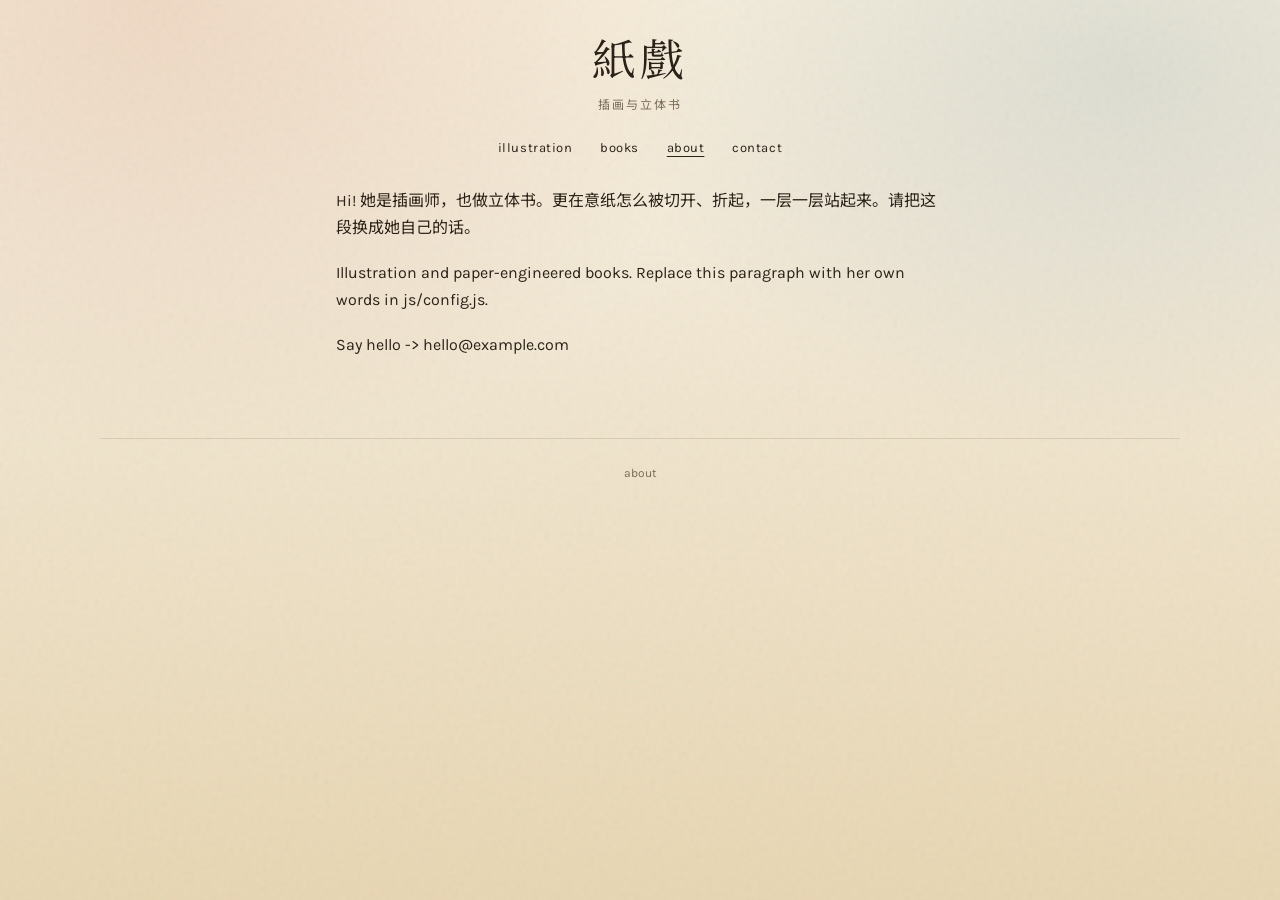
<file: about.html>
<!DOCTYPE html>
<html lang="zh-CN">
  <head>
    <meta charset="utf-8">
    <meta name="viewport" content="width=device-width, initial-scale=1">
    <title>about</title>
    <link rel="icon" href="assets/favicon.svg" type="image/svg+xml">
    <link rel="preconnect" href="https://fonts.googleapis.com">
    <link rel="preconnect" href="https://fonts.gstatic.com" crossorigin>
    <link href="https://fonts.googleapis.com/css2?family=Karla:wght@400;500&family=Libre+Baskerville:ital,wght@0,400;1,400&family=Noto+Sans+SC:wght@400;500&family=Noto+Serif+SC:wght@400;600&display=swap" rel="stylesheet">
    <link rel="stylesheet" href="css/site.css">
  </head>
  <body data-page="about">
    <div class="wrap">
      <header class="site-header">
        <a class="brand" href="index.html">
          <span class="brand-name" data-brand-name></span>
          <span class="brand-tag" data-brand-tag></span>
        </a>
        <nav class="nav" aria-label="主导航">
          <a href="works.html">illustration</a>
          <a href="books.html">books</a>
          <a href="about.html">about</a>
          <a href="contact.html">contact</a>
        </nav>
      </header>

      <div class="prose">
        <p id="about-zh"></p>
        <p id="about-en"></p>
        <p>Say hello -> <a data-email></a></p>
      </div>

      <footer class="site-footer">
        <span>about</span>
      </footer>
    </div>
    <script src="js/config.js"></script>
    <script src="js/site.js"></script>
    <script>
      (function () {
        var site = window.SITE || {};
        var zh = document.getElementById("about-zh");
        var en = document.getElementById("about-en");
        if (zh) zh.textContent = site.about || "";
        if (en) en.textContent = site.aboutEn || "";
      })();
    </script>
  </body>
</html>
</file>
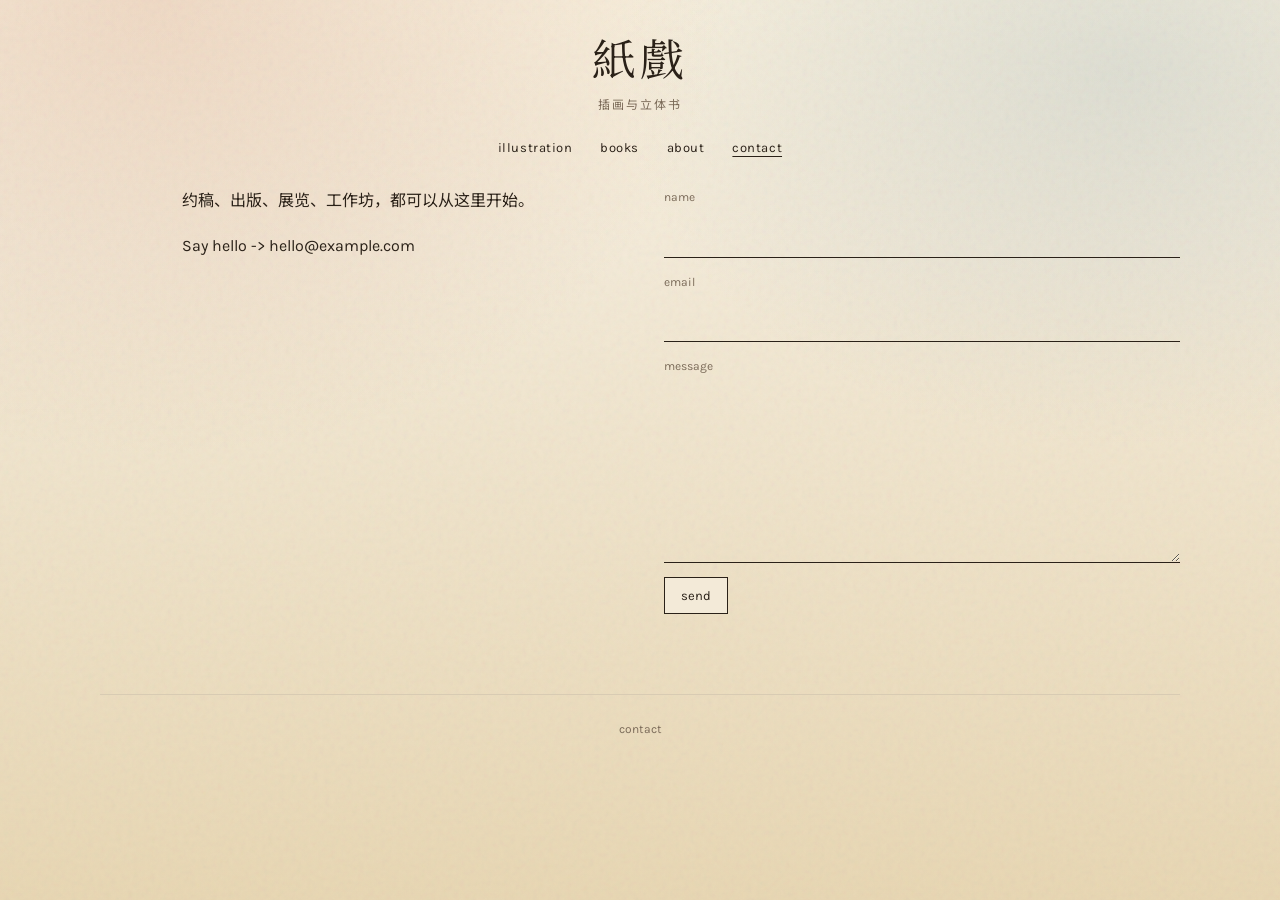
<file: contact.html>
<!DOCTYPE html>
<html lang="zh-CN">
  <head>
    <meta charset="utf-8">
    <meta name="viewport" content="width=device-width, initial-scale=1">
    <title>contact</title>
    <link rel="icon" href="assets/favicon.svg" type="image/svg+xml">
    <link rel="preconnect" href="https://fonts.googleapis.com">
    <link rel="preconnect" href="https://fonts.gstatic.com" crossorigin>
    <link href="https://fonts.googleapis.com/css2?family=Karla:wght@400;500&family=Libre+Baskerville:ital,wght@0,400;1,400&family=Noto+Sans+SC:wght@400;500&family=Noto+Serif+SC:wght@400;600&display=swap" rel="stylesheet">
    <link rel="stylesheet" href="css/site.css">
  </head>
  <body data-page="contact">
    <div class="wrap">
      <header class="site-header">
        <a class="brand" href="index.html">
          <span class="brand-name" data-brand-name></span>
          <span class="brand-tag" data-brand-tag></span>
        </a>
        <nav class="nav" aria-label="主导航">
          <a href="works.html">illustration</a>
          <a href="books.html">books</a>
          <a href="about.html">about</a>
          <a href="contact.html">contact</a>
        </nav>
      </header>

      <div class="contact-block">
        <div class="prose">
          <p>约稿、出版、展览、工作坊，都可以从这里开始。</p>
          <p>Say hello -> <a data-email></a></p>
        </div>
        <form data-contact-form>
          <label class="field">
            <span>name</span>
            <input name="name" required autocomplete="name">
          </label>
          <label class="field">
            <span>email</span>
            <input name="reply" type="email" required autocomplete="email">
          </label>
          <label class="field">
            <span>message</span>
            <textarea name="message" rows="6" required></textarea>
          </label>
          <button type="submit">send</button>
        </form>
      </div>

      <footer class="site-footer">
        <span>contact</span>
      </footer>
    </div>
    <script src="js/config.js"></script>
    <script src="js/site.js"></script>
  </body>
</html>
</file>
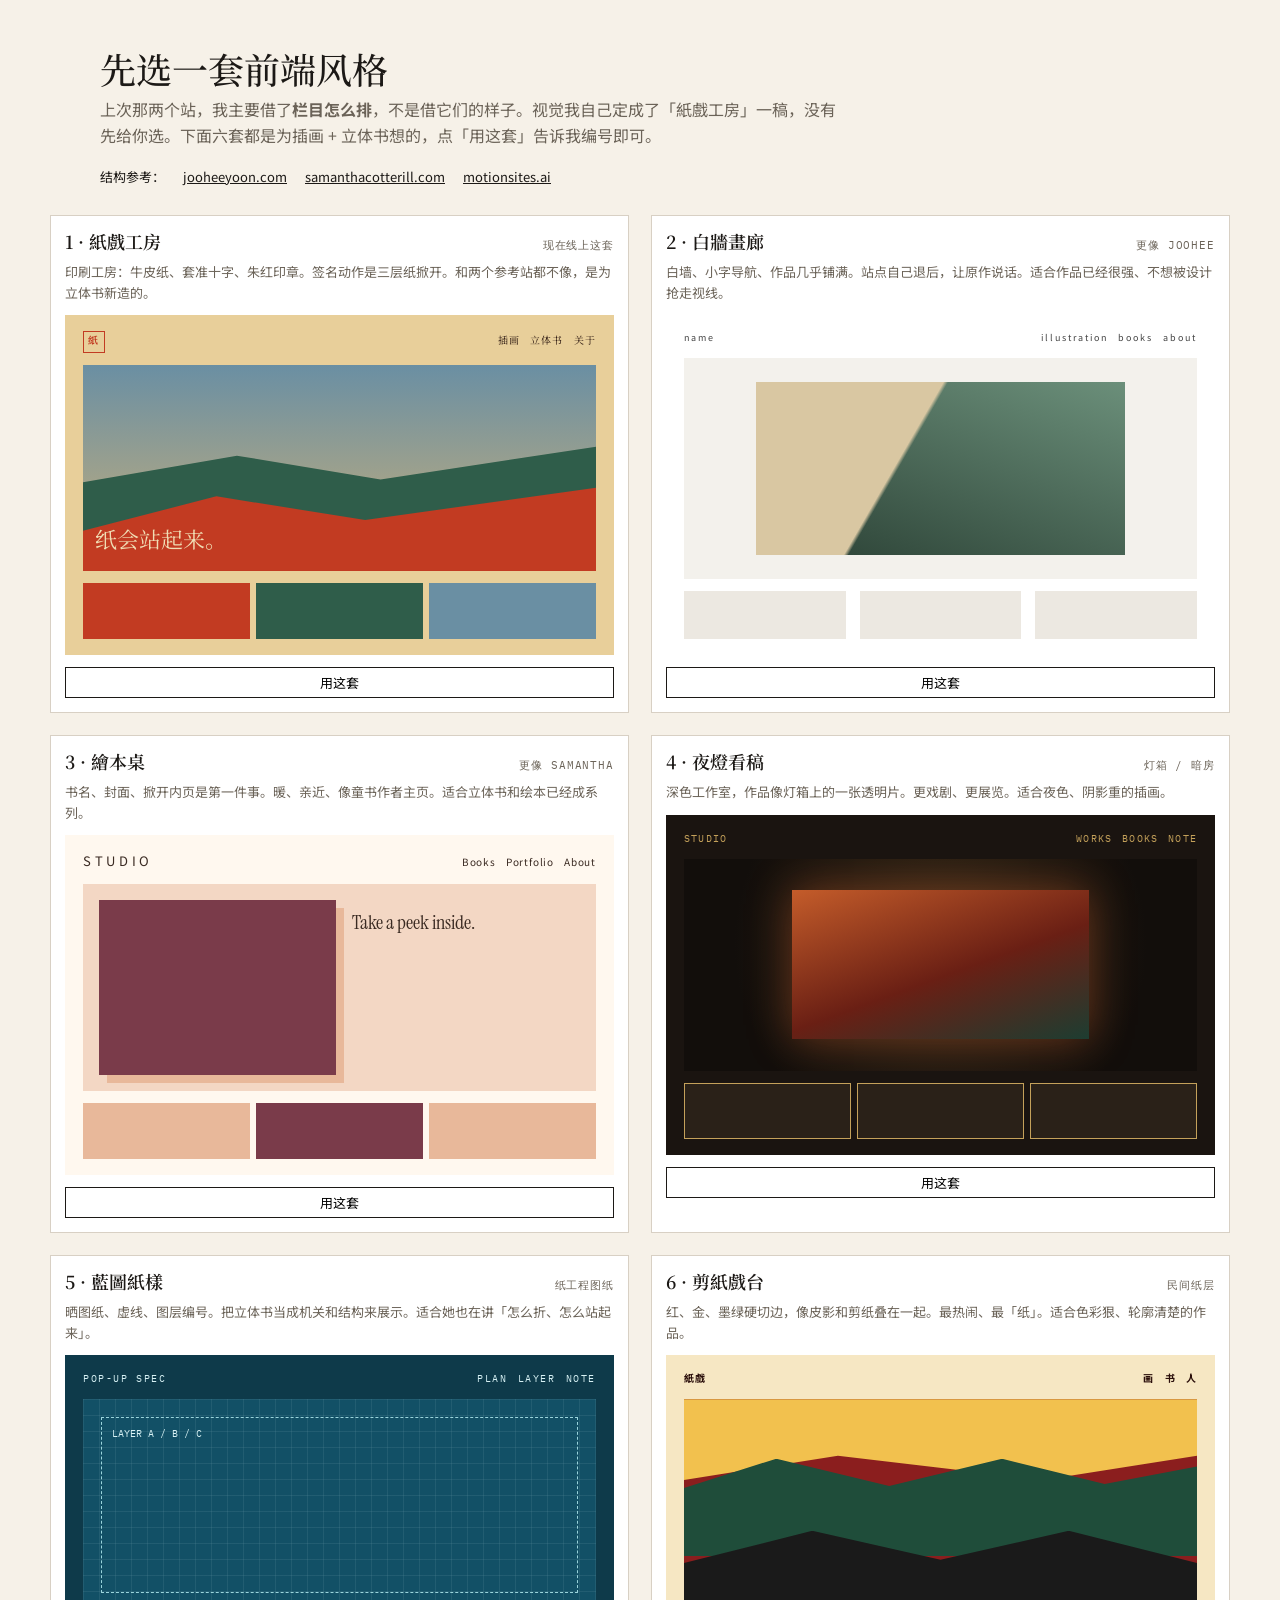
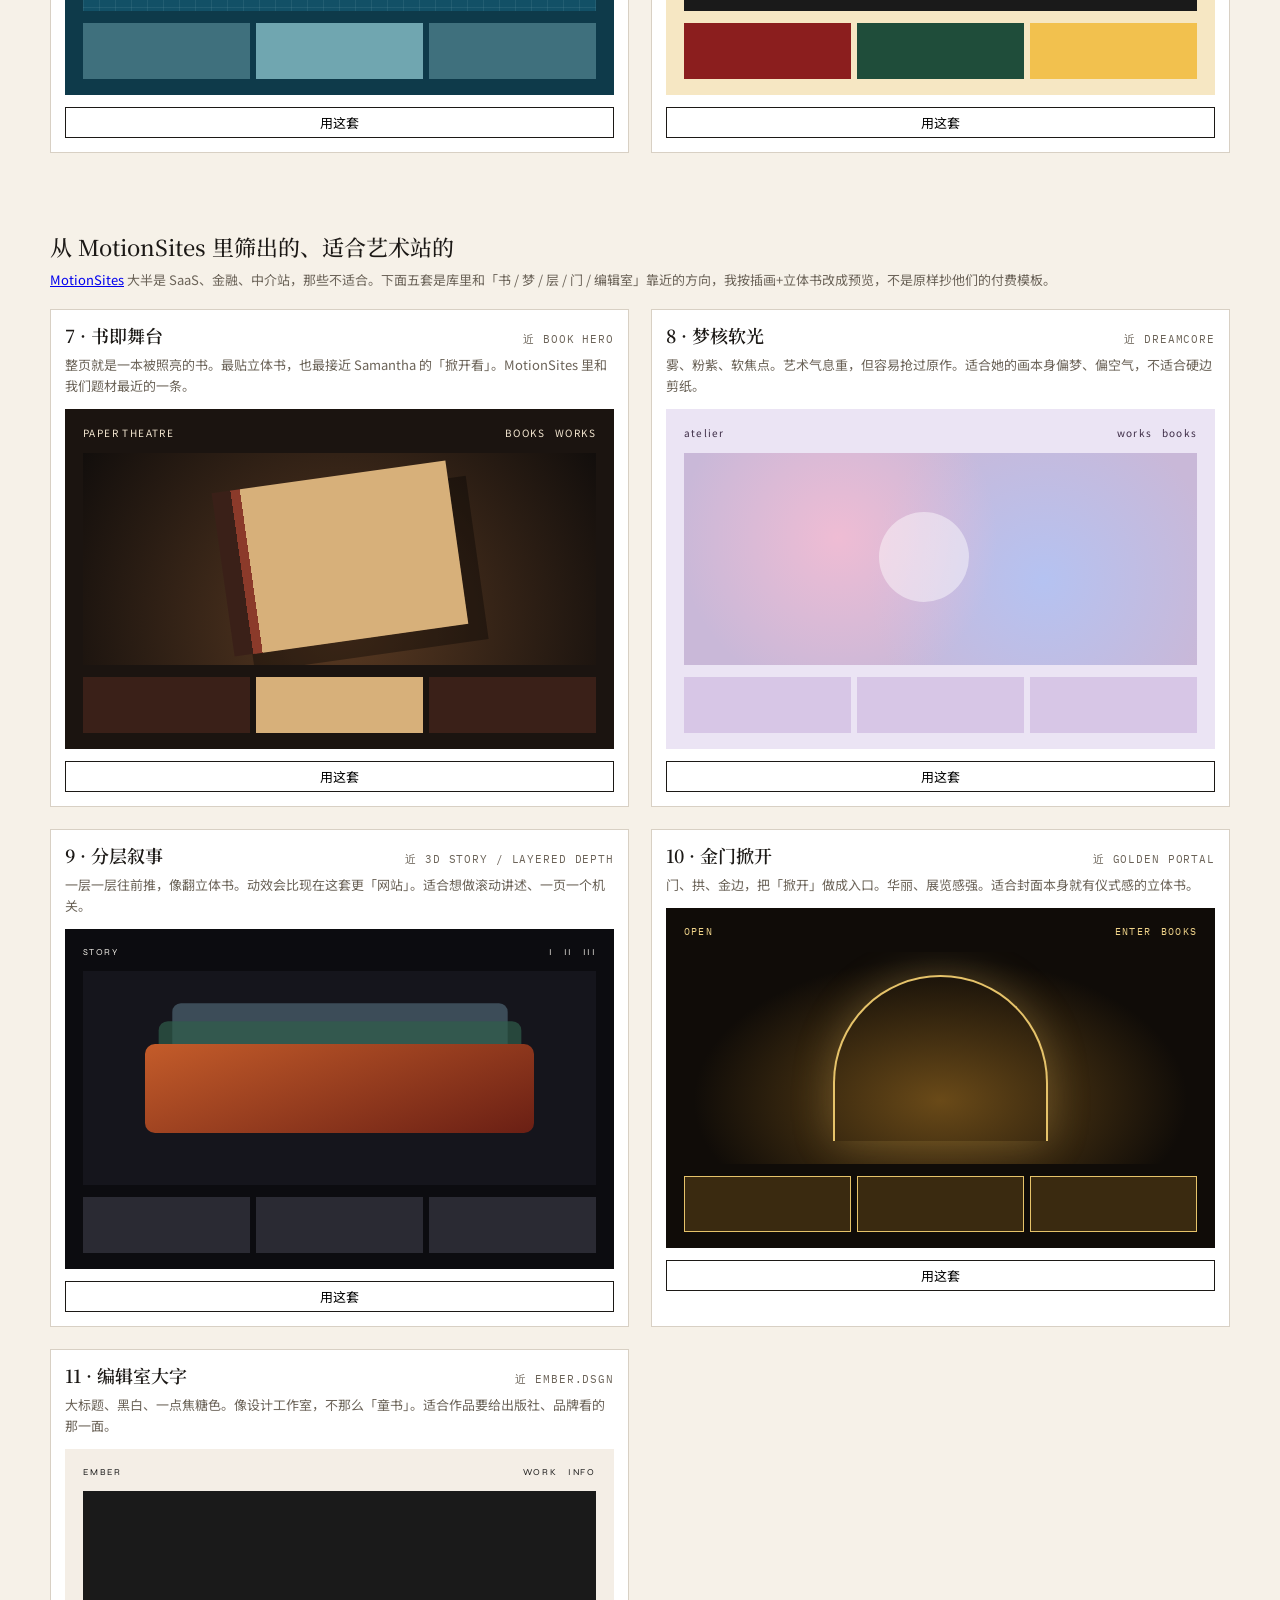
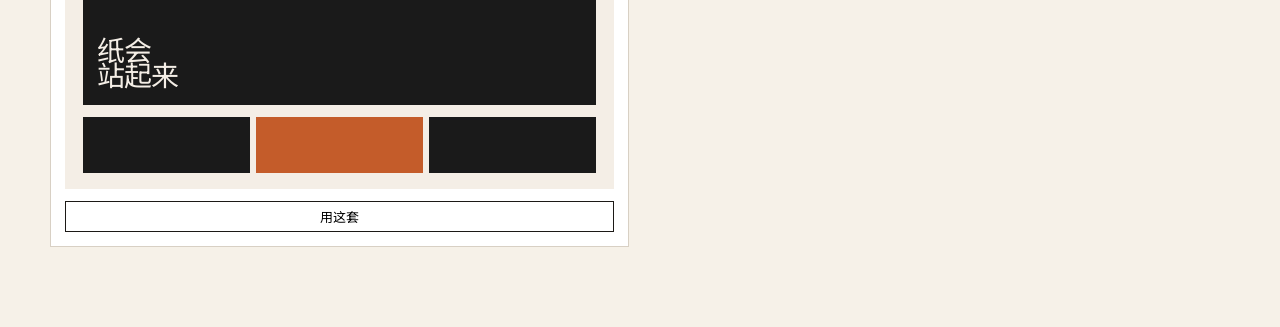
<file: styles.html>
<!DOCTYPE html>
<html lang="zh-CN">
  <head>
    <meta charset="utf-8">
    <meta name="viewport" content="width=device-width, initial-scale=1">
    <title>风格选择 · 插画与立体书</title>
    <link rel="preconnect" href="https://fonts.googleapis.com">
    <link rel="preconnect" href="https://fonts.gstatic.com" crossorigin>
    <link href="https://fonts.googleapis.com/css2?family=Bodoni+Moda:opsz,wght@6..96,500;6..96,700&family=IBM+Plex+Mono:wght@400;500&family=Instrument+Serif:ital@0;1&family=Newsreader:opsz,wght@6..72,400;6..72,500&family=Noto+Sans+SC:wght@400;500;700&family=Noto+Serif+SC:wght@400;600;700&family=Syne:wght@600;700&display=swap" rel="stylesheet">
    <style>
      :root {
        --ink: #1c1916;
        --muted: #6b6358;
        --line: #d8d0c4;
        --bg: #f6f1e8;
      }
      * { box-sizing: border-box; }
      body {
        margin: 0;
        background: var(--bg);
        color: var(--ink);
        font: 16px/1.6 "Noto Sans SC", sans-serif;
      }
      .intro {
        width: min(1080px, calc(100% - 40px));
        margin: 0 auto;
        padding: 48px 0 20px;
      }
      .intro h1 {
        margin: 0 0 8px;
        font: 500 36px/1.15 "Noto Serif SC", serif;
      }
      .intro p { margin: 0 0 10px; color: var(--muted); max-width: 46em; }
      .refs {
        display: flex;
        flex-wrap: wrap;
        gap: 10px 18px;
        margin: 18px 0 8px;
        font-size: 13px;
      }
      .refs a { color: inherit; }
      .board {
        width: min(1180px, calc(100% - 40px));
        margin: 0 auto 80px;
        display: grid;
        grid-template-columns: 1fr 1fr;
        gap: 22px;
      }
      .choice {
        background: #fff;
        border: 1px solid var(--line);
        padding: 14px;
      }
      .choice header {
        display: flex;
        justify-content: space-between;
        gap: 12px;
        align-items: baseline;
        margin-bottom: 8px;
      }
      .choice h2 {
        margin: 0;
        font: 600 18px/1.3 "Noto Serif SC", serif;
      }
      .choice .meta {
        font: 11px/1.3 "IBM Plex Mono", monospace;
        letter-spacing: 0.08em;
        text-transform: uppercase;
        color: var(--muted);
      }
      .choice p.why {
        margin: 0 0 12px;
        font-size: 13px;
        color: var(--muted);
      }
      .frame {
        height: 340px;
        overflow: hidden;
        position: relative;
      }
      .mini {
        height: 100%;
        padding: 16px 18px;
        display: flex;
        flex-direction: column;
        gap: 12px;
      }
      .mini nav {
        display: flex;
        justify-content: space-between;
        align-items: center;
        gap: 10px;
        font-size: 10px;
        letter-spacing: 0.12em;
      }
      .mini nav span.links { display: flex; gap: 10px; }
      .stage {
        flex: 1;
        position: relative;
        overflow: hidden;
        min-height: 0;
      }
      .row {
        display: grid;
        grid-template-columns: repeat(3, 1fr);
        gap: 6px;
        height: 56px;
      }
      .row i { display: block; height: 100%; }
      .pick {
        margin-top: 12px;
        width: 100%;
        border: 1px solid var(--ink);
        background: transparent;
        padding: 8px 10px;
        font: 13px/1 "Noto Sans SC", sans-serif;
        cursor: pointer;
      }
      .pick:hover, .choice.is-on .pick {
        background: var(--ink);
        color: #fff;
      }

      /* 1 紙戲工房 — current */
      .t-paper { background: #e8cf9a; color: #2c1810; font-family: "Newsreader", "Noto Serif SC", serif; }
      .t-paper .seal { width: 22px; height: 22px; border: 1px solid #c23b22; color: #c23b22; display: grid; place-items: center; }
      .t-paper .stage { background: #1d3d31; }
      .t-paper .sky { position: absolute; inset: 0; background: linear-gradient(#6a8fa3, #c9b07a); }
      .t-paper .mid { position: absolute; inset: 28% 0 0; background: #2f5d4a; clip-path: polygon(0 40%, 30% 22%, 58% 38%, 100% 16%, 100% 100%, 0 100%); }
      .t-paper .front { position: absolute; inset: 48% 0 0; background: #c23b22; clip-path: polygon(0 62%, 26% 30%, 55% 52%, 100% 22%, 100% 100%, 0 100%); }
      .t-paper .copy { position: absolute; left: 12px; bottom: 10px; color: #f0ddb4; font-size: 22px; }
      .t-paper .row i:nth-child(1) { background: #c23b22; }
      .t-paper .row i:nth-child(2) { background: #2f5d4a; }
      .t-paper .row i:nth-child(3) { background: #6a8fa3; }

      /* 2 白牆畫廊 — JooHee */
      .t-gallery { background: #fff; color: #111; font-family: "Noto Sans SC", sans-serif; }
      .t-gallery nav { font-size: 9px; letter-spacing: 0.22em; text-transform: lowercase; color: #444; }
      .t-gallery .stage { background: #f3f1ec; display: grid; place-items: center; }
      .t-gallery .art {
        width: 72%;
        height: 78%;
        background:
          linear-gradient(120deg, #d9c7a2 0 40%, transparent 41%),
          linear-gradient(200deg, #6b8f7a, #2a4034);
      }
      .t-gallery .row { height: 48px; gap: 14px; }
      .t-gallery .row i { background: #ece8e1; }

      /* 3 繪本桌 — Samantha */
      .t-book { background: #fff8ef; color: #3a2a22; font-family: "Instrument Serif", "Noto Serif SC", serif; }
      .t-book nav { font-family: "Noto Sans SC", sans-serif; letter-spacing: 0.08em; }
      .t-book .word { font-size: 13px; letter-spacing: 0.28em; text-transform: uppercase; }
      .t-book .stage { background: #f3d7c4; display: grid; grid-template-columns: 1.1fr 1fr; }
      .t-book .cover { background: #7a3b4a; margin: 16px; box-shadow: 8px 8px 0 #e8b89a; }
      .t-book .peek-copy { padding: 22px 12px 0 0; font-size: 20px; }
      .t-book .row i { background: #e8b89a; }
      .t-book .row i:nth-child(2) { background: #7a3b4a; }

      /* 4 夜燈看稿 */
      .t-night { background: #1a1410; color: #e6d3b0; font-family: "Bodoni Moda", "Noto Serif SC", serif; }
      .t-night nav { font-family: "IBM Plex Mono", monospace; color: #c4a15a; }
      .t-night .stage {
        background: radial-gradient(circle at 50% 40%, #3a2a18 0%, #120e0b 72%);
        display: grid;
        place-items: center;
      }
      .t-night .slide {
        width: 58%;
        height: 70%;
        background: linear-gradient(160deg, #c45c2a, #6a1f14 55%, #1d3d31);
        box-shadow: 0 0 40px rgba(196, 92, 42, 0.45);
      }
      .t-night .row i { background: #2a2118; box-shadow: inset 0 0 0 1px #c4a15a; }

      /* 5 藍圖紙樣 */
      .t-cyan { background: #0e3a4a; color: #d7f1f4; font-family: "IBM Plex Mono", "Noto Sans SC", monospace; }
      .t-cyan nav { letter-spacing: 0.16em; text-transform: uppercase; }
      .t-cyan .stage {
        background:
          linear-gradient(rgba(215, 241, 244, 0.08) 1px, transparent 1px) 0 0 / 16px 16px,
          linear-gradient(90deg, rgba(215, 241, 244, 0.08) 1px, transparent 1px) 0 0 / 16px 16px,
          #125066;
      }
      .t-cyan .fold {
        position: absolute;
        inset: 18px;
        border: 1px dashed #9ad4dc;
      }
      .t-cyan .fold::before {
        content: "LAYER A / B / C";
        position: absolute;
        left: 10px;
        top: 8px;
        font-size: 10px;
      }
      .t-cyan .row i { background: #9ad4dc; opacity: 0.35; }
      .t-cyan .row i:nth-child(2) { opacity: 0.7; }

      /* 6 剪紙戲台 */
      .t-cut { background: #f6e7c3; color: #2a0e0a; font-family: "Syne", "Noto Sans SC", sans-serif; }
      .t-cut nav { font-weight: 700; }
      .t-cut .stage { background: #8b1e1e; }
      .t-cut .cut-a, .t-cut .cut-b, .t-cut .cut-c { position: absolute; left: 0; right: 0; }
      .t-cut .cut-a { top: 0; height: 38%; background: #f2c14e; clip-path: polygon(0 0, 100% 0, 100% 70%, 70% 100%, 30% 70%, 0 100%); }
      .t-cut .cut-b { top: 28%; height: 46%; background: #1f4d3a; clip-path: polygon(0 30%, 18% 0, 40% 28%, 62% 0, 82% 26%, 100% 8%, 100% 100%, 0 100%); }
      .t-cut .cut-c { bottom: 0; height: 38%; background: #1a1a1a; clip-path: polygon(0 40%, 25% 0, 50% 36%, 75% 0, 100% 40%, 100% 100%, 0 100%); }
      .t-cut .row i:nth-child(1) { background: #8b1e1e; }
      .t-cut .row i:nth-child(2) { background: #1f4d3a; }
      .t-cut .row i:nth-child(3) { background: #f2c14e; }

      .section-label {
        width: min(1180px, calc(100% - 40px));
        margin: 8px auto 16px;
        font: 500 22px/1.3 "Noto Serif SC", serif;
      }
      .section-note {
        width: min(1180px, calc(100% - 40px));
        margin: -8px auto 18px;
        color: var(--muted);
        font-size: 13px;
      }

      /* 7 Book Hero 气质 */
      .t-ms-book { background: #1b1410; color: #f3e6d0; font-family: "Instrument Serif", "Noto Serif SC", serif; }
      .t-ms-book nav { font-family: "Noto Sans SC", sans-serif; letter-spacing: 0.14em; text-transform: uppercase; }
      .t-ms-book .stage { display: grid; place-items: center; background: radial-gradient(circle at 50% 80%, #5a3a22, #120e0c); }
      .t-ms-book .tome {
        width: 46%;
        height: 78%;
        background: linear-gradient(90deg, #3a2018 0 8%, #8b3a2a 8% 12%, #d7b07a 12%);
        box-shadow: 18px 18px 0 rgba(0, 0, 0, 0.35);
        transform: rotate(-8deg);
      }
      .t-ms-book .row i { background: #3a2018; }
      .t-ms-book .row i:nth-child(2) { background: #d7b07a; }

      /* 8 Dreamcore */
      .t-ms-dream { background: #ebe4f4; color: #3b2a44; font-family: "Newsreader", "Noto Serif SC", serif; }
      .t-ms-dream nav { font-family: "Noto Sans SC", sans-serif; }
      .t-ms-dream .stage {
        background:
          radial-gradient(circle at 30% 40%, rgba(255, 190, 210, 0.7), transparent 42%),
          radial-gradient(circle at 70% 60%, rgba(170, 200, 255, 0.65), transparent 46%),
          #c9b8d8;
      }
      .t-ms-dream .orb {
        position: absolute;
        width: 90px;
        height: 90px;
        border-radius: 50%;
        background: rgba(255, 255, 255, 0.45);
        filter: blur(0.4px);
        left: 38%;
        top: 28%;
      }
      .t-ms-dream .row i { background: #d7c6e6; }

      /* 9 3D Story / Layered Depth */
      .t-ms-story { background: #0c0c10; color: #f2efe8; font-family: "Syne", "Noto Sans SC", sans-serif; }
      .t-ms-story nav { letter-spacing: 0.16em; text-transform: uppercase; font-size: 9px; }
      .t-ms-story .stage { background: #15151c; }
      .t-ms-story .p1, .t-ms-story .p2, .t-ms-story .p3 {
        position: absolute; left: 12%; right: 12%; height: 42%;
        border-radius: 10px;
      }
      .t-ms-story .p1 { top: 12%; background: #6a8fa3; transform: scale(0.86); opacity: 0.45; }
      .t-ms-story .p2 { top: 22%; background: #2f5d4a; transform: scale(0.93); opacity: 0.7; }
      .t-ms-story .p3 { top: 34%; background: linear-gradient(160deg, #c45c2a, #6a1f14); }
      .t-ms-story .row i { background: #2a2a33; }

      /* 10 Golden Portal */
      .t-ms-gold { background: #100c08; color: #f0d48a; font-family: "Bodoni Moda", "Noto Serif SC", serif; }
      .t-ms-gold nav { font-family: "IBM Plex Mono", monospace; }
      .t-ms-gold .stage { background: radial-gradient(ellipse at 50% 70%, #6a4a18, #100c08 68%); display: grid; place-items: center; }
      .t-ms-gold .arch {
        width: 42%;
        height: 78%;
        border: 2px solid #e6c36a;
        border-bottom: 0;
        border-radius: 160px 160px 0 0;
        box-shadow: 0 0 40px rgba(230, 195, 106, 0.25);
      }
      .t-ms-gold .row i { background: #3a2a10; box-shadow: inset 0 0 0 1px #e6c36a; }

      /* 11 Ember editorial */
      .t-ms-ember { background: #f4eee6; color: #1a1a1a; font-family: "Syne", "Noto Sans SC", sans-serif; }
      .t-ms-ember nav { font-size: 9px; letter-spacing: 0.2em; text-transform: uppercase; }
      .t-ms-ember .stage { background: #1a1a1a; color: #f4eee6; display: flex; align-items: flex-end; padding: 14px; }
      .t-ms-ember .big { font-size: 28px; line-height: 0.9; letter-spacing: -0.04em; }
      .t-ms-ember .row i { background: #1a1a1a; }
      .t-ms-ember .row i:nth-child(2) { background: #c45c2a; }

      @media (max-width: 860px) {
        .board { grid-template-columns: 1fr; }
      }
    </style>
  </head>
  <body>
    <div class="intro">
      <h1>先选一套前端风格</h1>
      <p>上次那两个站，我主要借了<strong>栏目怎么排</strong>，不是借它们的样子。视觉我自己定成了「紙戲工房」一稿，没有先给你选。下面六套都是为插画 + 立体书想的，点「用这套」告诉我编号即可。</p>
      <div class="refs">
        <span>结构参考：</span>
        <a href="https://jooheeyoon.com/index.html">jooheeyoon.com</a>
        <a href="https://www.samanthacotterill.com">samanthacotterill.com</a>
        <a href="https://motionsites.ai/">motionsites.ai</a>
      </div>
    </div>

    <div class="board">
      <article class="choice" data-style="paper">
        <header>
          <h2>1 · 紙戲工房</h2>
          <span class="meta">现在线上这套</span>
        </header>
        <p class="why">印刷工房：牛皮纸、套准十字、朱红印章。签名动作是三层纸掀开。和两个参考站都不像，是为立体书新造的。</p>
        <div class="frame">
          <div class="mini t-paper">
            <nav><b class="seal">紙</b><span class="links"><span>插画</span><span>立体书</span><span>关于</span></span></nav>
            <div class="stage"><i class="sky"></i><i class="mid"></i><i class="front"></i><div class="copy">纸会站起来。</div></div>
            <div class="row"><i></i><i></i><i></i></div>
          </div>
        </div>
        <button class="pick" type="button">用这套</button>
      </article>

      <article class="choice" data-style="gallery">
        <header>
          <h2>2 · 白牆畫廊</h2>
          <span class="meta">更像 JooHee</span>
        </header>
        <p class="why">白墙、小字导航、作品几乎铺满。站点自己退后，让原作说话。适合作品已经很强、不想被设计抢走视线。</p>
        <div class="frame">
          <div class="mini t-gallery">
            <nav><span>name</span><span class="links"><span>illustration</span><span>books</span><span>about</span></span></nav>
            <div class="stage"><div class="art"></div></div>
            <div class="row"><i></i><i></i><i></i></div>
          </div>
        </div>
        <button class="pick" type="button">用这套</button>
      </article>

      <article class="choice" data-style="book">
        <header>
          <h2>3 · 繪本桌</h2>
          <span class="meta">更像 Samantha</span>
        </header>
        <p class="why">书名、封面、掀开内页是第一件事。暖、亲近、像童书作者主页。适合立体书和绘本已经成系列。</p>
        <div class="frame">
          <div class="mini t-book">
            <nav><span class="word">Studio</span><span class="links"><span>Books</span><span>Portfolio</span><span>About</span></span></nav>
            <div class="stage"><div class="cover"></div><div class="peek-copy">Take a peek inside.</div></div>
            <div class="row"><i></i><i></i><i></i></div>
          </div>
        </div>
        <button class="pick" type="button">用这套</button>
      </article>

      <article class="choice" data-style="night">
        <header>
          <h2>4 · 夜燈看稿</h2>
          <span class="meta">灯箱 / 暗房</span>
        </header>
        <p class="why">深色工作室，作品像灯箱上的一张透明片。更戏剧、更展览。适合夜色、阴影重的插画。</p>
        <div class="frame">
          <div class="mini t-night">
            <nav><span>STUDIO</span><span class="links"><span>WORKS</span><span>BOOKS</span><span>NOTE</span></span></nav>
            <div class="stage"><div class="slide"></div></div>
            <div class="row"><i></i><i></i><i></i></div>
          </div>
        </div>
        <button class="pick" type="button">用这套</button>
      </article>

      <article class="choice" data-style="cyan">
        <header>
          <h2>5 · 藍圖紙樣</h2>
          <span class="meta">纸工程图纸</span>
        </header>
        <p class="why">晒图纸、虚线、图层编号。把立体书当成机关和结构来展示。适合她也在讲「怎么折、怎么站起来」。</p>
        <div class="frame">
          <div class="mini t-cyan">
            <nav><span>POP-UP SPEC</span><span class="links"><span>PLAN</span><span>LAYER</span><span>NOTE</span></span></nav>
            <div class="stage"><div class="fold"></div></div>
            <div class="row"><i></i><i></i><i></i></div>
          </div>
        </div>
        <button class="pick" type="button">用这套</button>
      </article>

      <article class="choice" data-style="cut">
        <header>
          <h2>6 · 剪紙戲台</h2>
          <span class="meta">民间纸层</span>
        </header>
        <p class="why">红、金、墨绿硬切边，像皮影和剪纸叠在一起。最热闹、最「纸」。适合色彩狠、轮廓清楚的作品。</p>
        <div class="frame">
          <div class="mini t-cut">
            <nav><span>紙戲</span><span class="links"><span>画</span><span>书</span><span>人</span></span></nav>
            <div class="stage"><i class="cut-a"></i><i class="cut-b"></i><i class="cut-c"></i></div>
            <div class="row"><i></i><i></i><i></i></div>
          </div>
        </div>
        <button class="pick" type="button">用这套</button>
      </article>
    </div>

    <h2 class="section-label">从 MotionSites 里筛出的、适合艺术站的</h2>
    <p class="section-note"><a href="https://motionsites.ai/">MotionSites</a> 大半是 SaaS、金融、中介站，那些不适合。下面五套是库里和「书 / 梦 / 层 / 门 / 编辑室」靠近的方向，我按插画+立体书改成预览，不是原样抄他们的付费模板。</p>

    <div class="board">
      <article class="choice" data-style="ms-book">
        <header>
          <h2>7 · 书即舞台</h2>
          <span class="meta">近 Book Hero</span>
        </header>
        <p class="why">整页就是一本被照亮的书。最贴立体书，也最接近 Samantha 的「掀开看」。MotionSites 里和我们题材最近的一条。</p>
        <div class="frame">
          <div class="mini t-ms-book">
            <nav><span>PAPER THEATRE</span><span class="links"><span>Books</span><span>Works</span></span></nav>
            <div class="stage"><div class="tome"></div></div>
            <div class="row"><i></i><i></i><i></i></div>
          </div>
        </div>
        <button class="pick" type="button">用这套</button>
      </article>

      <article class="choice" data-style="ms-dream">
        <header>
          <h2>8 · 梦核软光</h2>
          <span class="meta">近 Dreamcore</span>
        </header>
        <p class="why">雾、粉紫、软焦点。艺术气息重，但容易抢过原作。适合她的画本身偏梦、偏空气，不适合硬边剪纸。</p>
        <div class="frame">
          <div class="mini t-ms-dream">
            <nav><span>atelier</span><span class="links"><span>works</span><span>books</span></span></nav>
            <div class="stage"><div class="orb"></div></div>
            <div class="row"><i></i><i></i><i></i></div>
          </div>
        </div>
        <button class="pick" type="button">用这套</button>
      </article>

      <article class="choice" data-style="ms-story">
        <header>
          <h2>9 · 分层叙事</h2>
          <span class="meta">近 3D Story / Layered Depth</span>
        </header>
        <p class="why">一层一层往前推，像翻立体书。动效会比现在这套更「网站」。适合想做滚动讲述、一页一个机关。</p>
        <div class="frame">
          <div class="mini t-ms-story">
            <nav><span>STORY</span><span class="links"><span>I</span><span>II</span><span>III</span></span></nav>
            <div class="stage"><i class="p1"></i><i class="p2"></i><i class="p3"></i></div>
            <div class="row"><i></i><i></i><i></i></div>
          </div>
        </div>
        <button class="pick" type="button">用这套</button>
      </article>

      <article class="choice" data-style="ms-gold">
        <header>
          <h2>10 · 金门掀开</h2>
          <span class="meta">近 Golden Portal</span>
        </header>
        <p class="why">门、拱、金边，把「掀开」做成入口。华丽、展览感强。适合封面本身就有仪式感的立体书。</p>
        <div class="frame">
          <div class="mini t-ms-gold">
            <nav><span>OPEN</span><span class="links"><span>ENTER</span><span>BOOKS</span></span></nav>
            <div class="stage"><div class="arch"></div></div>
            <div class="row"><i></i><i></i><i></i></div>
          </div>
        </div>
        <button class="pick" type="button">用这套</button>
      </article>

      <article class="choice" data-style="ms-ember">
        <header>
          <h2>11 · 编辑室大字</h2>
          <span class="meta">近 EMBER.dsgn</span>
        </header>
        <p class="why">大标题、黑白、一点焦糖色。像设计工作室，不那么「童书」。适合作品要给出版社、品牌看的那一面。</p>
        <div class="frame">
          <div class="mini t-ms-ember">
            <nav><span>EMBER</span><span class="links"><span>Work</span><span>Info</span></span></nav>
            <div class="stage"><div class="big">纸会<br>站起来</div></div>
            <div class="row"><i></i><i></i><i></i></div>
          </div>
        </div>
        <button class="pick" type="button">用这套</button>
      </article>
    </div>

    <script>
      document.querySelectorAll(".choice").forEach(function (card) {
        card.querySelector(".pick").addEventListener("click", function () {
          document.querySelectorAll(".choice").forEach(function (other) {
            other.classList.remove("is-on");
          });
          card.classList.add("is-on");
          var name = card.querySelector("h2").textContent;
          card.querySelector(".pick").textContent = "已选 · 在对话里告诉我：" + name;
        });
      });
    </script>
  </body>
</html>
</file>
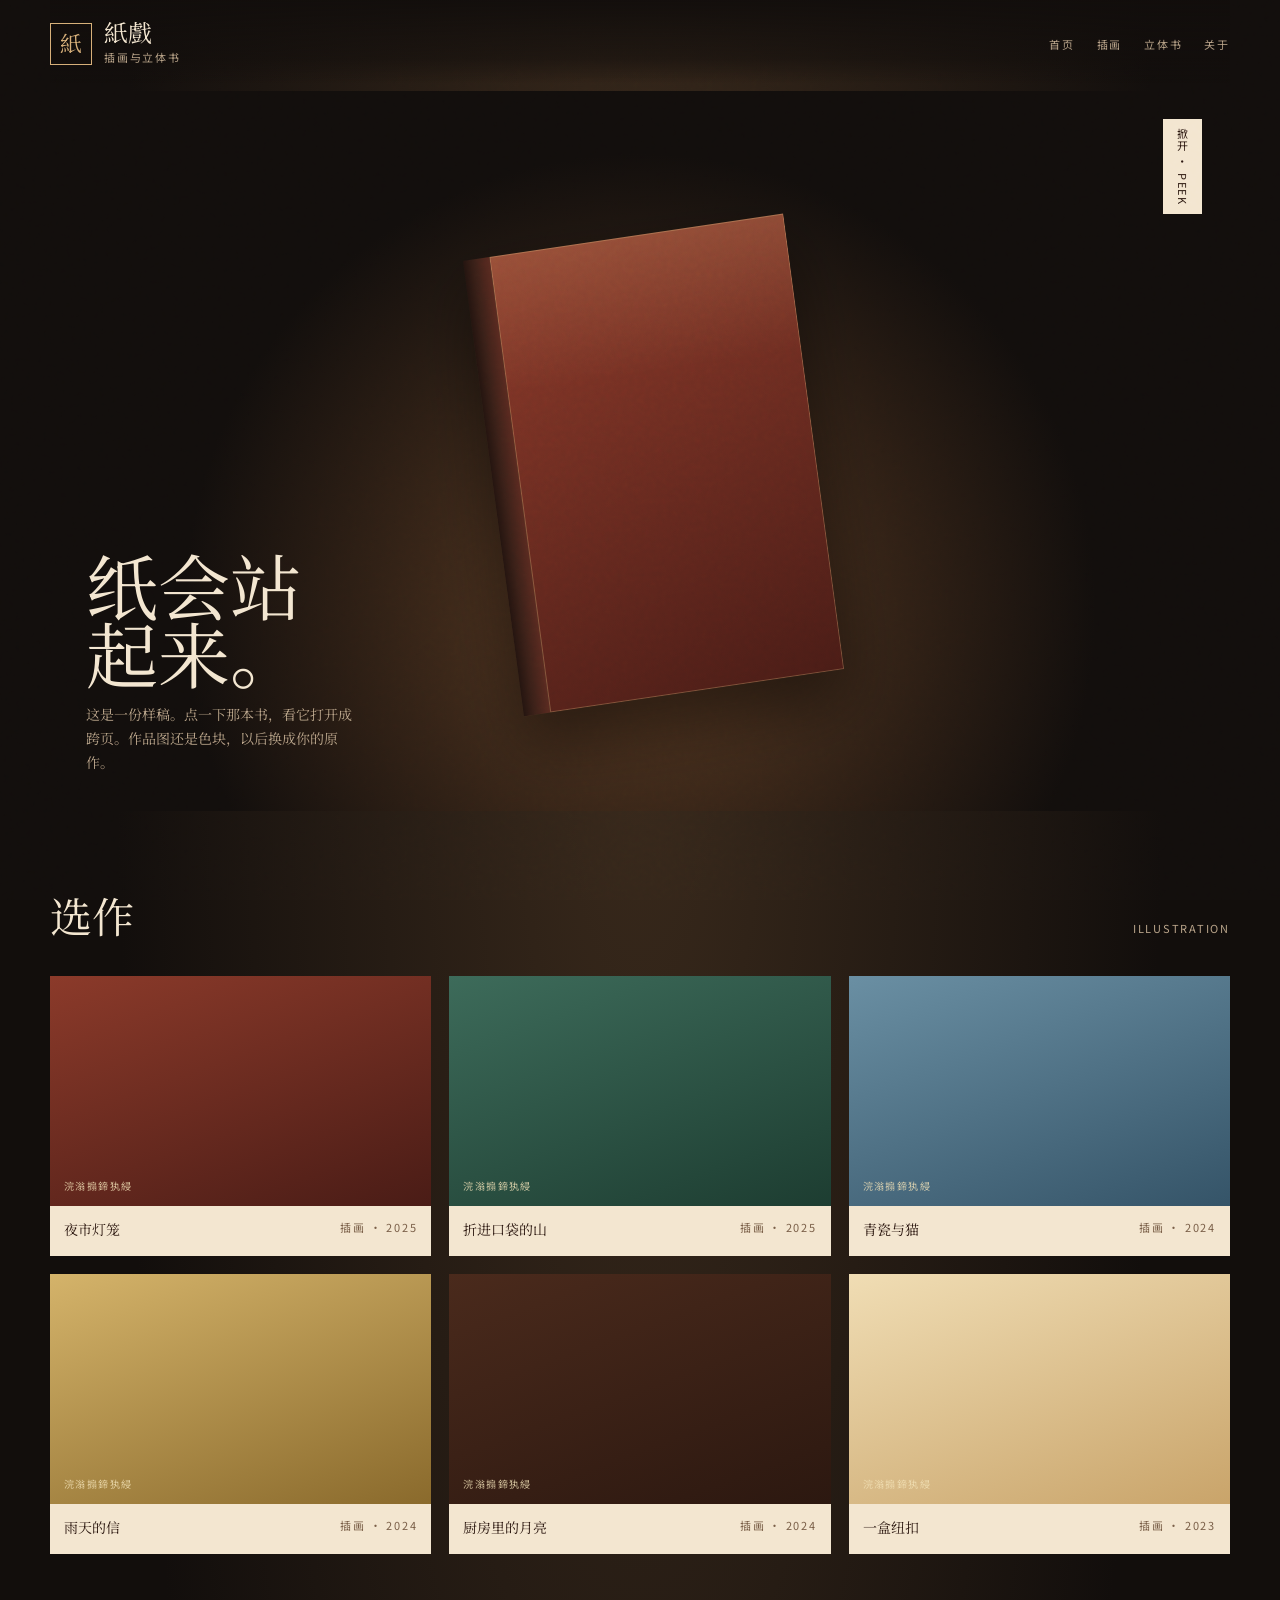
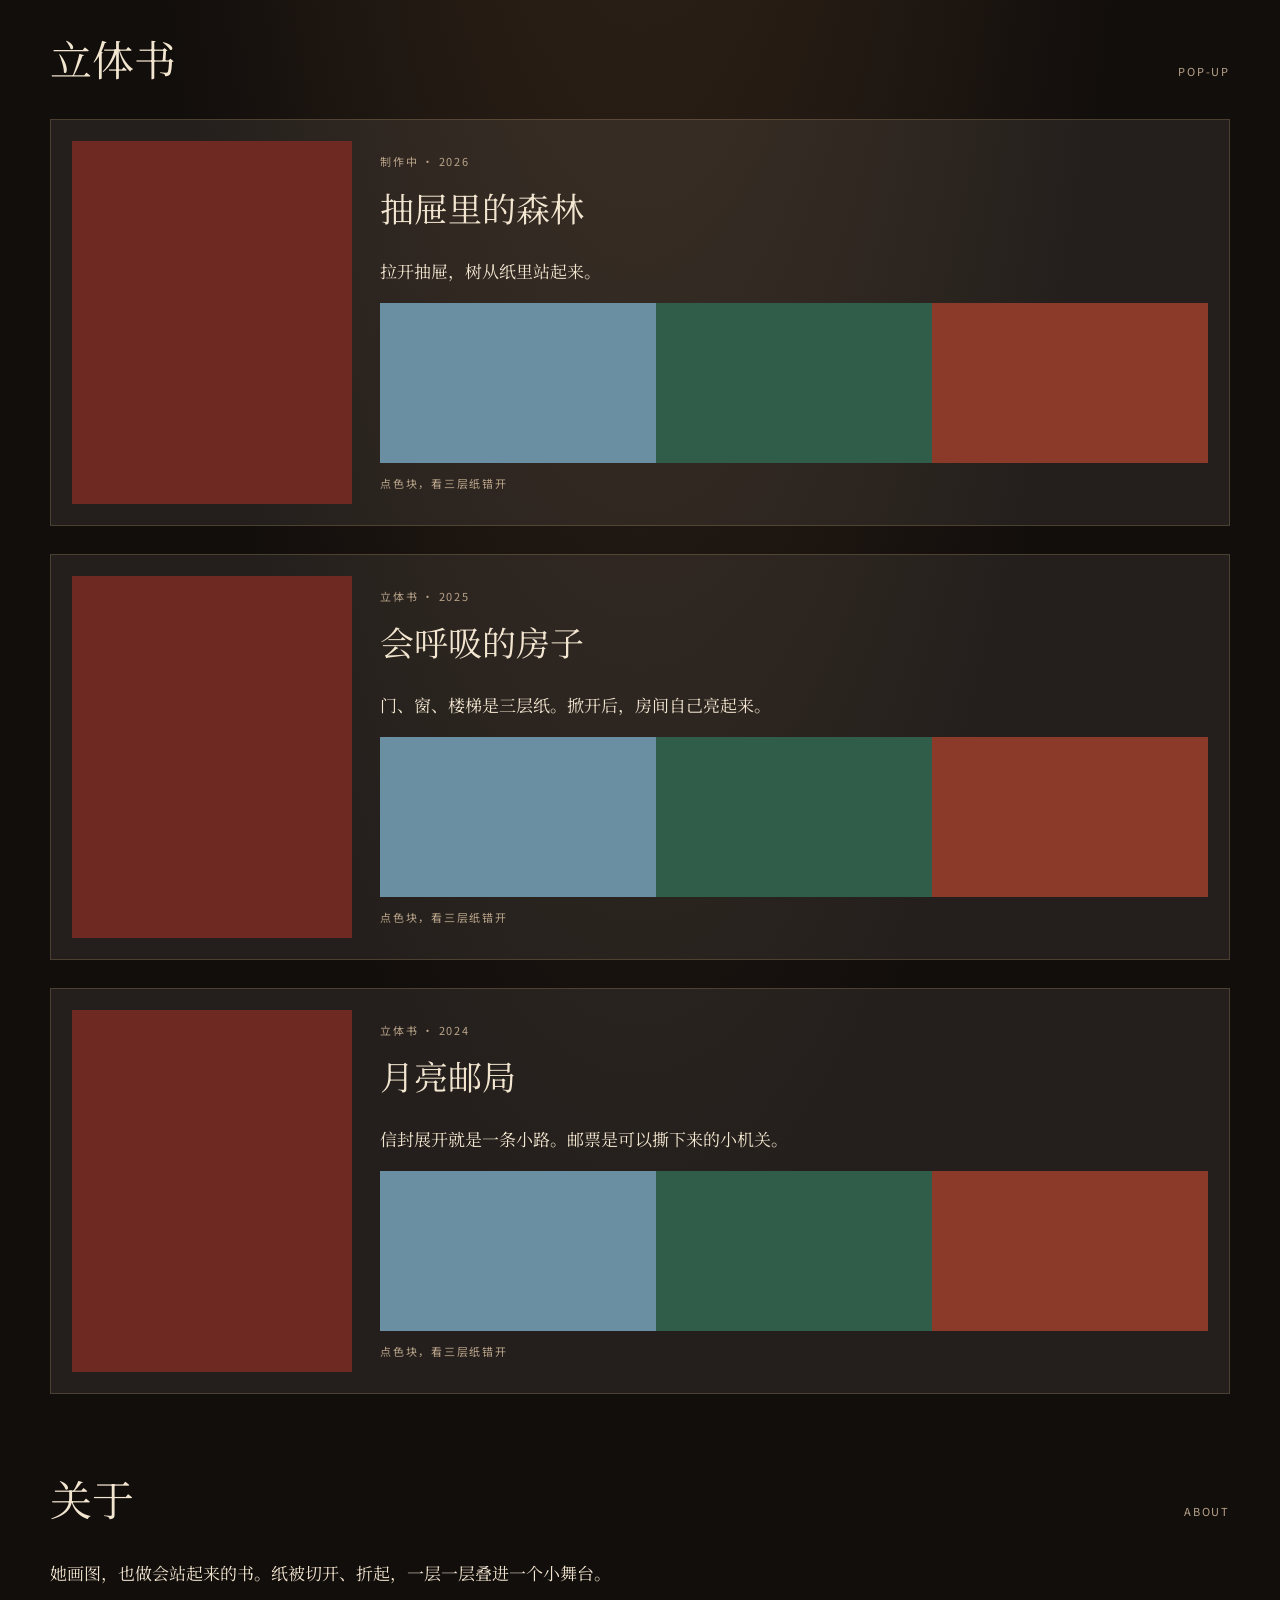
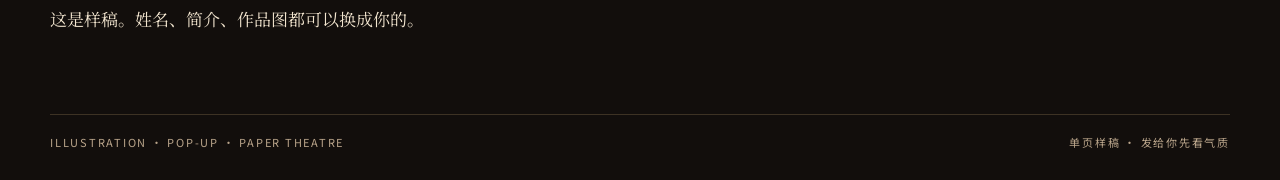
<file: 发给老婆看.html>
<!DOCTYPE html>
<html lang="zh-CN">
<head>
<meta charset="utf-8">
<meta name="viewport" content="width=device-width, initial-scale=1">
<title>插画与立体书 · 样稿</title>
<link rel="preconnect" href="https://fonts.googleapis.com">
<link rel="preconnect" href="https://fonts.gstatic.com" crossorigin>
<link href="https://fonts.googleapis.com/css2?family=Instrument+Serif:ital@0;1&family=Noto+Sans+SC:wght@400;500&family=Noto+Serif+SC:wght@400;600&display=swap" rel="stylesheet">
<style>
:root {
  --room: #120e0c;
  --room-2: #1b1410;
  --page: #f3e6d0;
  --page-2: #e8d4b4;
  --ink: #f3e6d0;
  --ink-soft: #b9a48a;
  --leather: #6e2a22;
  --spine: #3a2018;
  --gilt: #d7b07a;
  --wash: #6a8fa3;
  --mat: #2f5d4a;
  --shadow: 0 28px 60px rgba(0, 0, 0, 0.45);
  --display: "Instrument Serif", "Noto Serif SC", serif;
  --body: "Noto Serif SC", "Instrument Serif", serif;
  --mark: "Noto Sans SC", sans-serif;
}

*,
*::before,
*::after {
  box-sizing: border-box;
}

html {
  scroll-behavior: smooth;
}

body {
  margin: 0;
  min-height: 100vh;
  color: var(--ink);
  background:
    radial-gradient(ellipse at 50% 18%, #3a2a1c 0%, var(--room) 58%);
  font-family: var(--body);
  font-size: 17px;
  line-height: 1.7;
}

body::before {
  content: "";
  position: fixed;
  inset: 0;
  pointer-events: none;
  z-index: 8;
  background-image: url("data:image/svg+xml,%3Csvg viewBox='0 0 200 200' xmlns='http://www.w3.org/2000/svg'%3E%3Cfilter id='n'%3E%3CfeTurbulence type='fractalNoise' baseFrequency='0.8' numOctaves='3' stitchTiles='stitch'/%3E%3C/filter%3E%3Crect width='100%25' height='100%25' filter='url(%23n)' opacity='0.5'/%3E%3C/svg%3E");
  mix-blend-mode: overlay;
  opacity: 0.16;
}

.crop { display: none; }

a {
  color: inherit;
  text-decoration-thickness: 1px;
  text-underline-offset: 0.22em;
}

a:hover { color: var(--gilt); }

img {
  max-width: 100%;
  display: block;
}

.wrap {
  width: min(1180px, calc(100% - 48px));
  margin: 0 auto;
}

.site-header {
  position: sticky;
  top: 0;
  z-index: 15;
  display: flex;
  align-items: center;
  justify-content: space-between;
  gap: 24px;
  padding: 22px 0 16px;
  background: linear-gradient(180deg, rgba(18, 14, 12, 0.96), rgba(18, 14, 12, 0.55) 70%, transparent);
}

.brand {
  display: flex;
  align-items: center;
  gap: 12px;
  text-decoration: none;
}

.seal {
  width: 42px;
  height: 42px;
  border: 1px solid var(--gilt);
  color: var(--gilt);
  display: grid;
  place-items: center;
  font-family: var(--display);
  font-size: 22px;
}

.brand-text {
  display: flex;
  flex-direction: column;
  gap: 2px;
}

.brand-name {
  font-family: var(--display);
  font-size: 24px;
  line-height: 1;
}

.brand-tag,
.nav,
.kicker span,
.meta,
.field span,
.site-footer,
.card-meta small,
.layer-tab {
  font-family: var(--mark);
  font-size: 11px;
  letter-spacing: 0.16em;
  text-transform: uppercase;
  color: var(--ink-soft);
}

.nav {
  display: flex;
  flex-wrap: wrap;
  gap: 8px 22px;
}

.nav a { text-decoration: none; color: var(--ink-soft); }

.nav a[aria-current="page"],
.nav a:hover {
  color: var(--page);
}

.hero {
  position: relative;
  min-height: min(80vh, 780px);
  margin: 8px 0 72px;
  perspective: 1600px;
}

.stage {
  position: relative;
  height: min(80vh, 780px);
  overflow: hidden;
  background:
    radial-gradient(circle at 50% 72%, #5a3a22 0%, #120e0c 58%);
  cursor: pointer;
}

.tome {
  position: absolute;
  left: 50%;
  top: 52%;
  width: min(340px, 56vw);
  height: min(460px, 62vh);
  transform: translate(-46%, -50%) rotateY(-18deg) rotate(-8deg);
  transform-style: preserve-3d;
  transition: transform 700ms cubic-bezier(0.2, 0.8, 0.2, 1);
  box-shadow: var(--shadow);
}

.spine {
  position: absolute;
  left: 0;
  top: 0;
  bottom: 0;
  width: 28px;
  background: linear-gradient(90deg, #24140f, var(--spine) 40%, #5a2a20);
}

.cover-front {
  position: absolute;
  inset: 0 0 0 28px;
  background:
    linear-gradient(180deg, rgba(215, 176, 122, 0.18), transparent 30%),
    linear-gradient(160deg, #8b3a2a, #4a1c16);
  box-shadow: inset 0 0 0 1px rgba(215, 176, 122, 0.35);
}

.cover-front::after {
  content: "绔嬮珨鏇?;
  position: absolute;
  left: 18px;
  bottom: 22px;
  font-family: var(--display);
  font-size: 28px;
  color: var(--gilt);
}

.spread {
  position: absolute;
  inset: 8% 8% 10%;
  display: grid;
  grid-template-columns: 1fr 1fr;
  opacity: 0;
  pointer-events: none;
  transform: scale(0.92);
  transition: opacity 500ms ease, transform 700ms ease;
}

.page {
  background: var(--page);
  color: #2c1810;
}

.page-left {
  box-shadow: inset -12px 0 16px rgba(44, 24, 16, 0.08);
  padding: 22px 18px;
}

.page-right {
  position: relative;
  overflow: hidden;
  background: #e7d3b0;
}

.pop-sky,
.pop-mid,
.pop-front {
  position: absolute;
  inset: 0;
}

.pop-sky { background: linear-gradient(#6a8fa3, #c9b07a); }
.pop-mid {
  top: 28%;
  background: #2f5d4a;
  clip-path: polygon(0 40%, 30% 18%, 62% 36%, 100% 12%, 100% 100%, 0 100%);
}
.pop-front {
  top: 48%;
  background: #8b3a2a;
  clip-path: polygon(0 60%, 28% 28%, 58% 50%, 100% 20%, 100% 100%, 0 100%);
}

.stage.is-open .tome {
  width: min(720px, 86vw);
  transform: translate(-50%, -50%) rotate(0deg);
}

.stage.is-open .spine,
.stage.is-open .cover-front {
  opacity: 0;
}

.stage.is-open .spread {
  opacity: 1;
  pointer-events: auto;
  transform: scale(1);
}

.layer-tab {
  position: absolute;
  right: 28px;
  top: 28px;
  padding: 8px 10px;
  background: var(--page);
  color: #2c1810;
  writing-mode: vertical-rl;
}

.hero-copy {
  position: absolute;
  left: 36px;
  bottom: 36px;
  z-index: 3;
  max-width: 16em;
  color: var(--page);
}

.hero-copy h1 {
  margin: 0 0 10px;
  font-family: var(--display);
  font-weight: 400;
  font-size: clamp(40px, 6vw, 72px);
  line-height: 0.95;
}

.hero-copy p {
  margin: 0;
  font-size: 14px;
  max-width: 22em;
  color: var(--ink-soft);
}

.kicker {
  display: flex;
  justify-content: space-between;
  align-items: baseline;
  gap: 16px;
  margin: 0 0 22px;
}

.kicker h2 {
  margin: 0;
  font-family: var(--display);
  font-size: clamp(28px, 4vw, 42px);
  font-weight: 400;
  color: var(--page);
}

.grid {
  display: grid;
  grid-template-columns: repeat(3, 1fr);
  gap: 18px;
}

.card {
  position: relative;
  min-height: 280px;
  background: var(--page);
  color: #2c1810;
  overflow: hidden;
  display: flex;
  flex-direction: column;
  transition: transform 280ms ease;
}

.card:hover {
  transform: translateY(-8px);
  color: #2c1810;
}

.swatch {
  flex: 1;
  min-height: 210px;
  position: relative;
}

.swatch::after {
  content: "浣滃搧鍗犱綅";
  position: absolute;
  left: 14px;
  bottom: 12px;
  font-family: var(--mark);
  font-size: 10px;
  letter-spacing: 0.14em;
  text-transform: uppercase;
  color: rgba(243, 226, 184, 0.8);
}

.card.has-image .swatch::after { display: none; }

.card img {
  width: 100%;
  height: 210px;
  object-fit: cover;
}

.tone-cinnabar { background: linear-gradient(160deg, #8b3a2a, #4a1c16); }
.tone-mat { background: linear-gradient(160deg, #3d6b5a, #1d3d31); }
.tone-wash { background: linear-gradient(160deg, #6a8fa3, #355468); }
.tone-foil { background: linear-gradient(160deg, #d4b36a, #8a6a2c); }
.tone-ink { background: linear-gradient(160deg, #4a2a1c, #2c1810); }
.tone-paper { background: linear-gradient(160deg, #f0ddb4, #c9a46a); }

.card-meta {
  display: flex;
  justify-content: space-between;
  gap: 12px;
  padding: 12px 14px 14px;
  font-size: 14px;
}

.card-meta small { color: #7a5f48; }

.book-list {
  display: flex;
  flex-direction: column;
  gap: 28px;
}

.book {
  display: grid;
  grid-template-columns: 280px 1fr;
  gap: 28px;
  padding: 22px;
  background: rgba(243, 230, 208, 0.08);
  box-shadow: inset 0 0 0 1px rgba(215, 176, 122, 0.22);
}

.book-cover {
  min-height: 340px;
  background: var(--leather);
  position: relative;
  overflow: hidden;
}

.book-cover img {
  width: 100%;
  height: 100%;
  object-fit: cover;
}

.peek {
  display: grid;
  grid-template-columns: repeat(3, 1fr);
  min-height: 160px;
  margin-top: 16px;
  cursor: pointer;
}

.peek-plane {
  min-height: 160px;
  transition: transform 500ms ease;
}

.peek-plane:nth-child(1) { background: #6a8fa3; }
.peek-plane:nth-child(2) { background: #2f5d4a; }
.peek-plane:nth-child(3) { background: #8b3a2a; }

.peek.is-open .peek-plane:nth-child(1) { transform: translateX(-8px) rotate(-2deg); }
.peek.is-open .peek-plane:nth-child(2) { transform: translateY(-10px); }
.peek.is-open .peek-plane:nth-child(3) { transform: translateX(8px) rotate(2deg); }

.book h3 {
  margin: 0 0 8px;
  font-family: var(--display);
  font-size: 34px;
  font-weight: 400;
}

.prose { max-width: 40em; }
.prose p { margin: 0 0 1em; }

.contact-block {
  display: grid;
  grid-template-columns: 1fr 1fr;
  gap: 40px;
}

.field {
  display: flex;
  flex-direction: column;
  gap: 6px;
  margin-bottom: 14px;
}

input,
textarea {
  width: 100%;
  border: 0;
  border-bottom: 1px solid var(--gilt);
  background: transparent;
  color: var(--page);
  font: inherit;
  padding: 8px 0;
}

input:focus,
textarea:focus {
  outline: 2px solid var(--gilt);
  outline-offset: 4px;
}

button,
.btn {
  appearance: none;
  border: 0;
  background: var(--page);
  color: #2c1810;
  font-family: var(--mark);
  font-size: 11px;
  letter-spacing: 0.16em;
  text-transform: uppercase;
  padding: 12px 18px;
  cursor: pointer;
}

button:hover,
.btn:hover { background: var(--gilt); }

.site-footer {
  display: flex;
  justify-content: space-between;
  gap: 16px;
  margin: 80px 0 28px;
  padding-top: 18px;
  border-top: 1px solid rgba(215, 176, 122, 0.22);
}

.note {
  margin: 0 0 28px;
  padding: 12px 14px;
  border-left: 3px solid var(--gilt);
  background: rgba(243, 230, 208, 0.08);
  font-size: 14px;
}

@media (max-width: 860px) {
  .wrap { width: min(100% - 28px, 1180px); }
  .site-header { flex-direction: column; align-items: flex-start; }
  .grid { grid-template-columns: 1fr 1fr; }
  .book,
  .contact-block { grid-template-columns: 1fr; }
  .hero-copy { left: 18px; bottom: 18px; }
}

@media (max-width: 560px) {
  .grid { grid-template-columns: 1fr; }
}

@media (prefers-reduced-motion: reduce) {
  *,
  *::before,
  *::after { transition: none !important; }
}

section { scroll-margin-top: 80px; }
</style>
</head>
<body>
<div class="wrap">
<header class="site-header">
  <a class="brand" href="#top">
    <span class="seal">紙</span>
    <span class="brand-text">
      <span class="brand-name">紙戲</span>
      <span class="brand-tag">插画与立体书</span>
    </span>
  </a>
  <nav class="nav" aria-label="主导航">
    <a href="#top">首页</a>
    <a href="#works">插画</a>
    <a href="#books">立体书</a>
    <a href="#about">关于</a>
  </nav>
</header>

<section class="hero" id="top" aria-label="立体书舞台">
  <div class="stage" data-stage tabindex="0" role="button" aria-label="掀开这本书">
    <div class="tome">
      <div class="spine"></div>
      <div class="cover-front"></div>
      <div class="spread">
        <div class="page page-left">点开封面，内页会自己站起来。</div>
        <div class="page page-right">
          <i class="pop-sky"></i>
          <i class="pop-mid"></i>
          <i class="pop-front"></i>
        </div>
      </div>
    </div>
    <span class="layer-tab">掀开 · Peek</span>
    <div class="hero-copy">
      <h1>纸会站起来。</h1>
      <p>这是一份样稿。点一下那本书，看它打开成跨页。作品图还是色块，以后换成你的原作。</p>
    </div>
  </div>
</section>

<section id="works">
  <div class="kicker"><h2>选作</h2><span>Illustration</span></div>
  <div class="grid">
    <article class="card"><div class="swatch tone-cinnabar"></div><div class="card-meta"><span>夜市灯笼</span><small>插画 · 2025</small></div></article>
    <article class="card"><div class="swatch tone-mat"></div><div class="card-meta"><span>折进口袋的山</span><small>插画 · 2025</small></div></article>
    <article class="card"><div class="swatch tone-wash"></div><div class="card-meta"><span>青瓷与猫</span><small>插画 · 2024</small></div></article>
    <article class="card"><div class="swatch tone-foil"></div><div class="card-meta"><span>雨天的信</span><small>插画 · 2024</small></div></article>
    <article class="card"><div class="swatch tone-ink"></div><div class="card-meta"><span>厨房里的月亮</span><small>插画 · 2024</small></div></article>
    <article class="card"><div class="swatch tone-paper"></div><div class="card-meta"><span>一盒纽扣</span><small>插画 · 2023</small></div></article>
  </div>
</section>

<section id="books" style="margin-top:72px">
  <div class="kicker"><h2>立体书</h2><span>Pop-up</span></div>
  <div class="book-list">
    <article class="book"><div class="book-cover tone-mat"></div><div><p class="meta">制作中 · 2026</p><h3>抽屉里的森林</h3><p>拉开抽屉，树从纸里站起来。</p><div class="peek" data-peek tabindex="0" role="button" aria-label="掀开内页"><div class="peek-plane"></div><div class="peek-plane"></div><div class="peek-plane"></div></div><p class="meta">点色块，看三层纸错开</p></div></article>
    <article class="book"><div class="book-cover tone-cinnabar"></div><div><p class="meta">立体书 · 2025</p><h3>会呼吸的房子</h3><p>门、窗、楼梯是三层纸。掀开后，房间自己亮起来。</p><div class="peek" data-peek tabindex="0" role="button" aria-label="掀开内页"><div class="peek-plane"></div><div class="peek-plane"></div><div class="peek-plane"></div></div><p class="meta">点色块，看三层纸错开</p></div></article>
    <article class="book"><div class="book-cover tone-wash"></div><div><p class="meta">立体书 · 2024</p><h3>月亮邮局</h3><p>信封展开就是一条小路。邮票是可以撕下来的小机关。</p><div class="peek" data-peek tabindex="0" role="button" aria-label="掀开内页"><div class="peek-plane"></div><div class="peek-plane"></div><div class="peek-plane"></div></div><p class="meta">点色块，看三层纸错开</p></div></article>
  </div>
</section>

<section id="about" style="margin-top:72px">
  <div class="kicker"><h2>关于</h2><span>About</span></div>
  <div class="prose">
    <p>她画图，也做会站起来的书。纸被切开、折起，一层一层叠进一个小舞台。</p>
    <p>这是样稿。姓名、简介、作品图都可以换成你的。</p>
  </div>
</section>

<footer class="site-footer">
  <span>Illustration · Pop-up · Paper theatre</span>
  <span>单页样稿 · 发给你先看气质</span>
</footer>
</div>
<script>
(function () {
  var stage = document.querySelector("[data-stage]");
  if (stage) {
    var toggle = function () { stage.classList.toggle("is-open"); };
    stage.addEventListener("click", toggle);
    stage.addEventListener("keydown", function (e) {
      if (e.key === "Enter" || e.key === " ") { e.preventDefault(); toggle(); }
    });
  }
  document.querySelectorAll("[data-peek]").forEach(function (peek) {
    var toggle = function () { peek.classList.toggle("is-open"); };
    peek.addEventListener("click", toggle);
    peek.addEventListener("keydown", function (e) {
      if (e.key === "Enter" || e.key === " ") { e.preventDefault(); toggle(); }
    });
  });
})();
</script>
</body>
</html>
</file>
<file: css/site.css>
:root {
  --bg: #f3ead8;
  --ink: #2a2118;
  --muted: #7a6a58;
  --line: #d8cbb3;
  --soft: #efe4cc;
  --wash: #7ea0b0;
  --leaf: #6f8a6a;
  --clay: #c46a4a;
  --name: "Libre Baskerville", "Noto Serif SC", serif;
  --ui: "Karla", "Noto Sans SC", sans-serif;
}

*,
*::before,
*::after {
  box-sizing: border-box;
}

html {
  scroll-behavior: smooth;
}

body {
  margin: 0;
  min-height: 100vh;
  color: var(--ink);
  background:
    radial-gradient(ellipse at 12% 0%, rgba(196, 106, 74, 0.16), transparent 36%),
    radial-gradient(ellipse at 88% 8%, rgba(126, 160, 176, 0.2), transparent 32%),
    linear-gradient(180deg, #f7efdd 0%, var(--bg) 28%, #e8d7b4 100%);
  font-family: var(--ui);
  font-size: 16px;
  line-height: 1.7;
}

body::before {
  content: "";
  position: fixed;
  inset: 0;
  pointer-events: none;
  z-index: 0;
  background-image: url("data:image/svg+xml,%3Csvg viewBox='0 0 200 200' xmlns='http://www.w3.org/2000/svg'%3E%3Cfilter id='n'%3E%3CfeTurbulence type='fractalNoise' baseFrequency='0.8' numOctaves='3' stitchTiles='stitch'/%3E%3C/filter%3E%3Crect width='100%25' height='100%25' filter='url(%23n)' opacity='0.45'/%3E%3C/svg%3E");
  mix-blend-mode: multiply;
  opacity: 0.14;
}

.wrap {
  position: relative;
  z-index: 1;
}

.crop {
  display: none;
}

a {
  color: inherit;
  text-decoration: none;
}

a:hover {
  text-decoration: underline;
  text-underline-offset: 0.22em;
}

img {
  max-width: 100%;
  display: block;
}

.wrap {
  width: min(1080px, calc(100% - 48px));
  margin: 0 auto;
  position: relative;
  z-index: 1;
}

.site-header {
  padding: 36px 0 28px;
  text-align: center;
}

.brand {
  display: flex;
  flex-direction: column;
  align-items: center;
  gap: 8px;
  text-decoration: none;
}

.seal {
  display: none;
}

.brand-name {
  font-family: var(--name);
  font-size: clamp(28px, 5vw, 44px);
  font-weight: 400;
  letter-spacing: 0.08em;
  text-transform: uppercase;
  line-height: 1.15;
}

.brand-tag {
  font-size: 12px;
  letter-spacing: 0.18em;
  text-transform: uppercase;
  color: var(--muted);
}

.nav {
  display: flex;
  justify-content: center;
  flex-wrap: wrap;
  gap: 8px 28px;
  margin-top: 22px;
  font-size: 13px;
  letter-spacing: 0.04em;
}

.nav a {
  color: var(--ink);
  text-decoration: none;
}

.nav a[aria-current="page"],
.nav a:hover {
  text-decoration: underline;
  text-underline-offset: 0.28em;
}

.feature {
  margin: 8px 0 56px;
}

.feature-art {
  min-height: min(72vh, 680px);
  background:
    linear-gradient(180deg, #8fb4c4 0 38%, #6f8a6a 38% 62%, #c46a4a 62%);
  cursor: pointer;
  position: relative;
  overflow: hidden;
  box-shadow: 0 18px 40px rgba(42, 33, 24, 0.12);
}

.feature-art.is-open {
  display: grid;
  grid-template-columns: 1fr 1fr 1fr;
}

.feature-art.is-open .peek-plane {
  min-height: min(72vh, 680px);
}

.feature-cap {
  margin: 14px 0 0;
  text-align: center;
  font-size: 13px;
  color: var(--muted);
}

.kicker {
  display: flex;
  justify-content: space-between;
  align-items: baseline;
  gap: 16px;
  margin: 0 0 20px;
}

.kicker h2,
.page-title {
  margin: 0 0 28px;
  font-family: var(--name);
  font-size: 22px;
  font-weight: 400;
  text-align: center;
  letter-spacing: 0.06em;
}

.kicker span,
.meta {
  font-size: 12px;
  letter-spacing: 0.08em;
  text-transform: lowercase;
  color: var(--muted);
}

.grid {
  display: grid;
  grid-template-columns: repeat(3, 1fr);
  gap: 18px;
}

.card {
  min-height: 0;
  background: transparent;
  color: var(--ink);
  display: flex;
  flex-direction: column;
}

.card:hover {
  color: var(--ink);
}

.swatch {
  min-height: 240px;
  position: relative;
}

.swatch::after {
  content: "作品占位";
  position: absolute;
  left: 12px;
  bottom: 10px;
  font-size: 11px;
  color: rgba(255, 255, 255, 0.85);
}

.card.has-image .swatch::after {
  display: none;
}

.card img {
  width: 100%;
  height: 240px;
  object-fit: cover;
}

.tone-cinnabar { background: linear-gradient(160deg, #d87a58, #c46a4a); }
.tone-mat { background: linear-gradient(160deg, #86a07c, #6f8a6a); }
.tone-wash { background: linear-gradient(160deg, #96b8c6, #7ea0b0); }
.tone-foil { background: linear-gradient(160deg, #e0c47a, #d2b56a); }
.tone-ink { background: linear-gradient(160deg, #5c5348, #3d362e); }
.tone-paper { background: linear-gradient(160deg, #f0ddb8, #e4d3b0); }

.card-meta {
  display: flex;
  justify-content: space-between;
  gap: 10px;
  padding: 10px 0 0;
  font-size: 13px;
}

.card-meta small {
  color: var(--muted);
  font-size: 12px;
}

.book-list {
  display: grid;
  grid-template-columns: repeat(3, 1fr);
  gap: 28px 20px;
}

.book {
  display: flex;
  flex-direction: column;
  gap: 12px;
  padding: 0;
  background: transparent;
  box-shadow: none;
}

.book-cover {
  min-height: 360px;
  background: #c46a4a;
  position: relative;
  overflow: hidden;
}

.book-cover.tone-mat { background: #6f8a6a; }
.book-cover.tone-cinnabar { background: #c46a4a; }
.book-cover.tone-wash { background: #7ea0b0; }

.book-cover img {
  width: 100%;
  height: 100%;
  object-fit: cover;
}

.book h3 {
  margin: 0;
  font-family: var(--name);
  font-size: 20px;
  font-weight: 400;
}

.peek {
  display: grid;
  grid-template-columns: repeat(3, 1fr);
  min-height: 120px;
  cursor: pointer;
}

.peek-plane {
  min-height: 120px;
  transition: transform 400ms ease;
}

.peek-plane:nth-child(1) { background: #7ea0b0; }
.peek-plane:nth-child(2) { background: #6f8a6a; }
.peek-plane:nth-child(3) { background: #c46a4a; }

.peek.is-open .peek-plane:nth-child(1) { transform: translateY(6px); }
.peek.is-open .peek-plane:nth-child(2) { transform: translateY(-8px); }
.peek.is-open .peek-plane:nth-child(3) { transform: translateY(6px); }

.prose {
  max-width: 38em;
  margin: 0 auto;
  text-align: left;
}

.prose p {
  margin: 0 0 1.1em;
}

.contact-block {
  display: grid;
  grid-template-columns: 1fr 1fr;
  gap: 48px;
  align-items: start;
}

.field {
  display: flex;
  flex-direction: column;
  gap: 6px;
  margin-bottom: 14px;
}

.field span {
  font-size: 12px;
  color: var(--muted);
}

input,
textarea {
  width: 100%;
  border: 0;
  border-bottom: 1px solid var(--ink);
  background: transparent;
  color: var(--ink);
  font: inherit;
  padding: 8px 0;
}

input:focus,
textarea:focus {
  outline: none;
  border-bottom-width: 2px;
}

button,
.btn {
  appearance: none;
  border: 1px solid var(--ink);
  background: var(--bg);
  color: var(--ink);
  font-family: var(--ui);
  font-size: 13px;
  padding: 10px 16px;
  cursor: pointer;
}

button:hover,
.btn:hover {
  background: var(--ink);
  color: var(--bg);
}

.site-footer {
  display: flex;
  justify-content: center;
  gap: 16px;
  margin: 80px 0 32px;
  padding-top: 24px;
  border-top: 1px solid var(--line);
  font-size: 12px;
  color: var(--muted);
}

.note {
  max-width: 38em;
  margin: 0 auto 28px;
  color: var(--muted);
  font-size: 14px;
  text-align: center;
}

@media (max-width: 860px) {
  .wrap { width: min(100% - 28px, 1080px); }
  .grid,
  .book-list,
  .contact-block { grid-template-columns: 1fr 1fr; }
  .feature-art.is-open { grid-template-columns: 1fr; }
}

@media (max-width: 560px) {
  .grid,
  .book-list { grid-template-columns: 1fr; }
}
</file>
